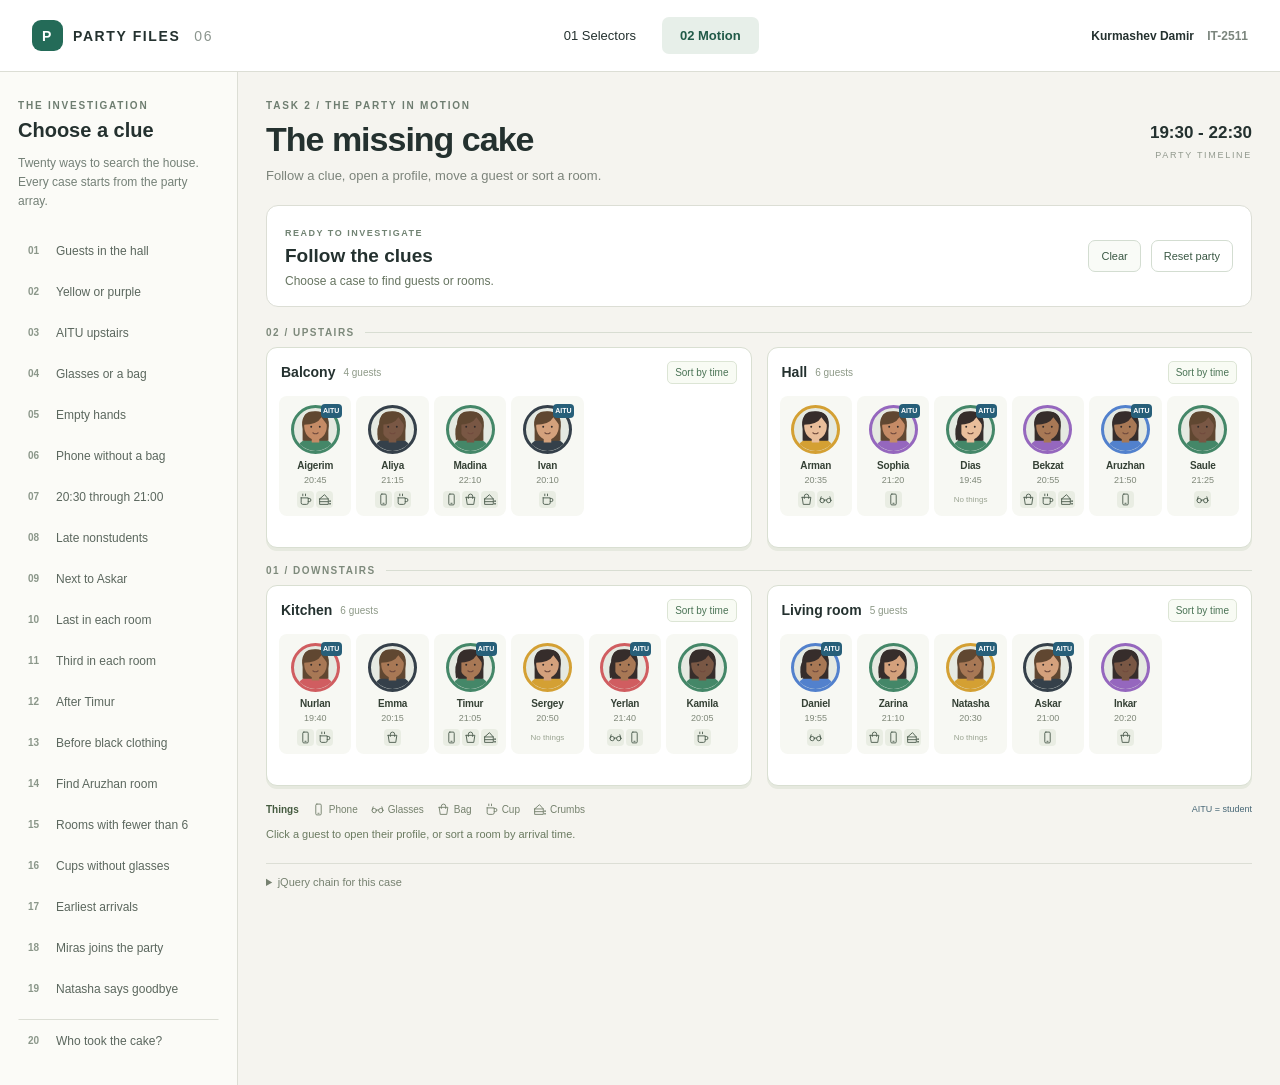
<file: index.html>
<!doctype html>
<html lang="en">
  <head>
    <meta charset="utf-8" />
    <meta name="viewport" content="width=device-width, initial-scale=1" />
    <title>Task 2 | The missing cake</title>
    <link rel="icon" href="data:," />
    <link rel="stylesheet" href="Task2/styles.css" />
    <script defer src="vendor/jquery-3.7.1.js"></script>
    <script defer src="Task2/data.js"></script>
    <script defer src="Task2/app.js"></script>
    <script defer src="Task2/motion.js"></script>
  </head>
  <body>
    <header class="topbar">
      <a class="brand" href="index.html">
        <span class="brand-icon">P</span>
        PARTY FILES
        <span class="version">06</span>
      </a>
      <nav aria-label="Tasks">
        <a href="Task1/index.html">01 Selectors</a>
        <a class="current" href="Task2/index.html">02 Motion</a>
      </nav>
      <span class="author">
        Kurmashev Damir
        <span>IT-2511</span>
      </span>
    </header>
    <div class="layout">
      <aside class="sidebar">
        <p class="eyebrow">THE INVESTIGATION</p>
        <h2>Choose a clue</h2>
        <p class="aside-intro">
          Twenty ways to search the house. Every case starts from the party array.
        </p>
        <div id="case-list" aria-label="Investigation cases"></div>
      </aside>
      <main class="workspace">
        <div class="intro">
          <div>
            <p class="eyebrow">TASK 2 / THE PARTY IN MOTION</p>
            <h1>The missing cake</h1>
            <p>Follow a clue, open a profile, move a guest or sort a room.</p>
          </div>
          <div class="party-time">
            <strong>19:30 - 22:30</strong>
            <span>PARTY TIMELINE</span>
          </div>
        </div>
        <section class="result" aria-live="polite" aria-atomic="true">
          <div>
            <span id="result-label">READY TO INVESTIGATE</span>
            <h2 id="result-title">Follow the clues</h2>
            <p id="result-names">Choose a case to find guests or rooms.</p>
          </div>
          <button id="clear" type="button">Clear</button>
          <button id="reset" type="button">Reset party</button>
        </section>
        <div id="house" aria-label="Party house"></div>
        <div class="legend">
          <strong>Things</strong>
          <span data-icon="phone">Phone</span>
          <span data-icon="glasses">Glasses</span>
          <span data-icon="bag">Bag</span>
          <span data-icon="cup">Cup</span>
          <span data-icon="crumbs">Crumbs</span>
          <span class="badge-key">AITU = student</span>
        </div>
        <details class="chain-panel">
          <summary>jQuery chain for this case</summary>
          <pre id="chain-code">Select a case to see its DOM query.</pre>
        </details>
      </main>
    </div>
  </body>
</html>
</file>
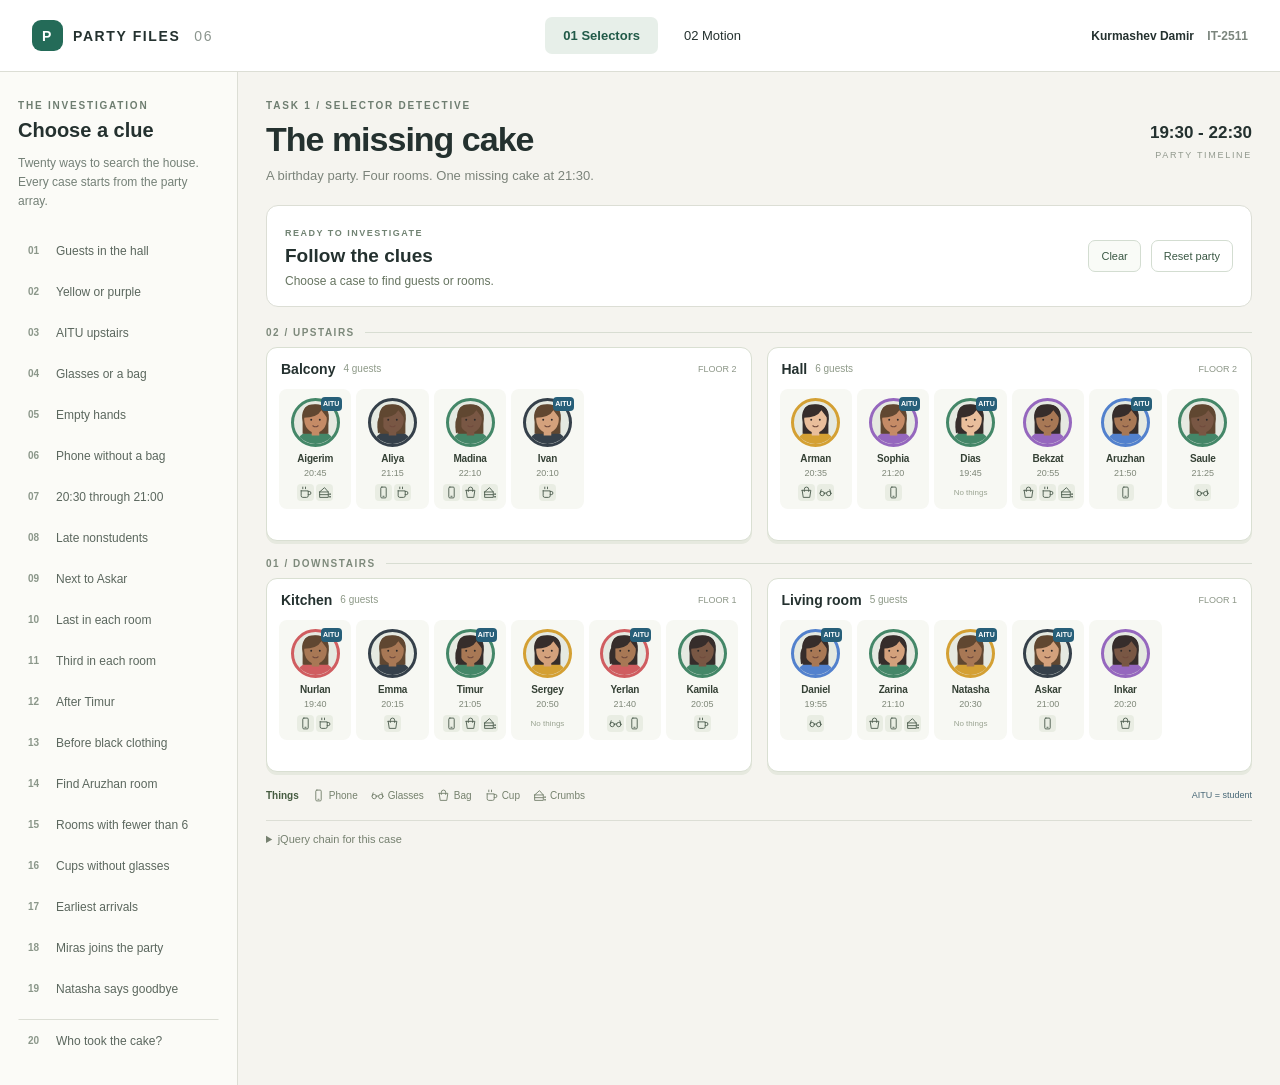
<file: Task1/index.html>
<!doctype html>
<html lang="en">
  <head>
    <meta charset="utf-8" />
    <meta name="viewport" content="width=device-width, initial-scale=1" />
    <title>Task 1 | The missing cake</title>
    <link rel="icon" href="data:," />
    <link rel="stylesheet" href="styles.css" />
    <script defer src="../vendor/jquery-3.7.1.js"></script>
    <script defer src="data.js"></script>
    <script defer src="app.js"></script>
  </head>
  <body>
    <header class="topbar">
      <a class="brand" href="index.html">
        <span class="brand-icon">P</span>
        PARTY FILES
        <span class="version">06</span>
      </a>
      <nav aria-label="Tasks">
        <a class="current" href="../Task1/index.html">01 Selectors</a>
        <a href="../Task2/index.html">02 Motion</a>
      </nav>
      <span class="author">
        Kurmashev Damir
        <span>IT-2511</span>
      </span>
    </header>
    <div class="layout">
      <aside class="sidebar">
        <p class="eyebrow">THE INVESTIGATION</p>
        <h2>Choose a clue</h2>
        <p class="aside-intro">
          Twenty ways to search the house. Every case starts from the party array.
        </p>
        <div id="case-list" aria-label="Investigation cases"></div>
      </aside>
      <main class="workspace">
        <div class="intro">
          <div>
            <p class="eyebrow">TASK 1 / SELECTOR DETECTIVE</p>
            <h1>The missing cake</h1>
            <p>A birthday party. Four rooms. One missing cake at 21:30.</p>
          </div>
          <div class="party-time">
            <strong>19:30 - 22:30</strong>
            <span>PARTY TIMELINE</span>
          </div>
        </div>
        <section class="result" aria-live="polite" aria-atomic="true">
          <div>
            <span id="result-label">READY TO INVESTIGATE</span>
            <h2 id="result-title">Follow the clues</h2>
            <p id="result-names">Choose a case to find guests or rooms.</p>
          </div>
          <button id="clear" type="button">Clear</button>
          <button id="reset" type="button">Reset party</button>
        </section>
        <div id="house" aria-label="Party house"></div>
        <div class="legend">
          <strong>Things</strong>
          <span data-icon="phone">Phone</span>
          <span data-icon="glasses">Glasses</span>
          <span data-icon="bag">Bag</span>
          <span data-icon="cup">Cup</span>
          <span data-icon="crumbs">Crumbs</span>
          <span class="badge-key">AITU = student</span>
        </div>
        <details class="chain-panel">
          <summary>jQuery chain for this case</summary>
          <pre id="chain-code">Select a case to see its DOM query.</pre>
        </details>
      </main>
    </div>
  </body>
</html>
</file>
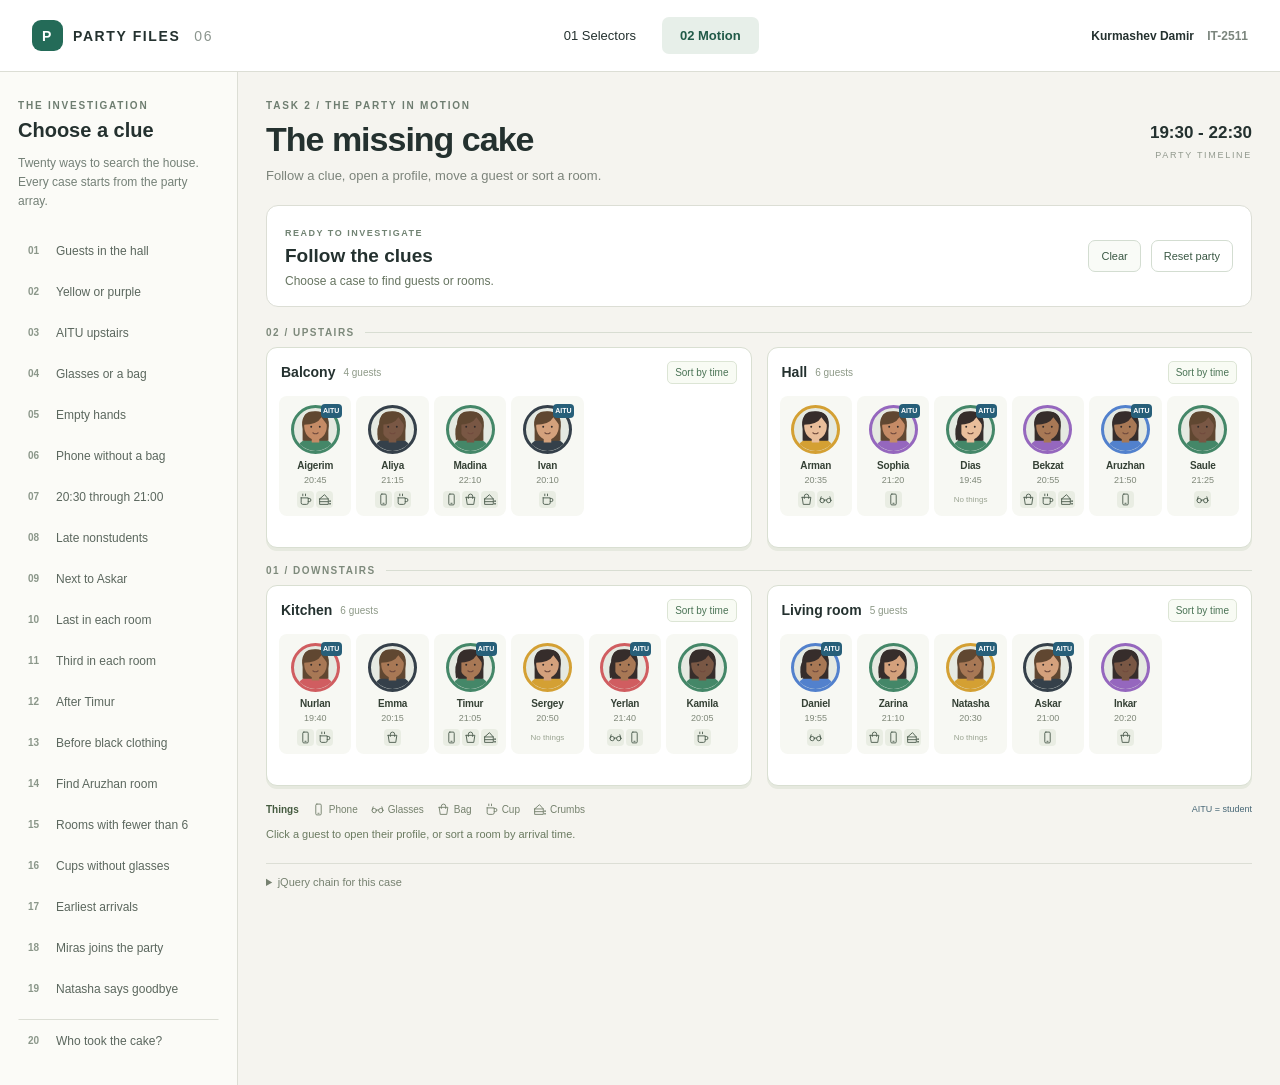
<file: Task2/index.html>
<!doctype html>
<html lang="en">
  <head>
    <meta charset="utf-8" />
    <meta name="viewport" content="width=device-width, initial-scale=1" />
    <title>Task 2 | The missing cake</title>
    <link rel="icon" href="data:," />
    <link rel="stylesheet" href="styles.css" />
    <script defer src="../vendor/jquery-3.7.1.js"></script>
    <script defer src="data.js"></script>
    <script defer src="app.js"></script>
    <script defer src="motion.js"></script>
  </head>
  <body>
    <header class="topbar">
      <a class="brand" href="index.html">
        <span class="brand-icon">P</span>
        PARTY FILES
        <span class="version">06</span>
      </a>
      <nav aria-label="Tasks">
        <a href="../Task1/index.html">01 Selectors</a>
        <a class="current" href="../Task2/index.html">02 Motion</a>
      </nav>
      <span class="author">
        Kurmashev Damir
        <span>IT-2511</span>
      </span>
    </header>
    <div class="layout">
      <aside class="sidebar">
        <p class="eyebrow">THE INVESTIGATION</p>
        <h2>Choose a clue</h2>
        <p class="aside-intro">
          Twenty ways to search the house. Every case starts from the party array.
        </p>
        <div id="case-list" aria-label="Investigation cases"></div>
      </aside>
      <main class="workspace">
        <div class="intro">
          <div>
            <p class="eyebrow">TASK 2 / THE PARTY IN MOTION</p>
            <h1>The missing cake</h1>
            <p>Follow a clue, open a profile, move a guest or sort a room.</p>
          </div>
          <div class="party-time">
            <strong>19:30 - 22:30</strong>
            <span>PARTY TIMELINE</span>
          </div>
        </div>
        <section class="result" aria-live="polite" aria-atomic="true">
          <div>
            <span id="result-label">READY TO INVESTIGATE</span>
            <h2 id="result-title">Follow the clues</h2>
            <p id="result-names">Choose a case to find guests or rooms.</p>
          </div>
          <button id="clear" type="button">Clear</button>
          <button id="reset" type="button">Reset party</button>
        </section>
        <div id="house" aria-label="Party house"></div>
        <div class="legend">
          <strong>Things</strong>
          <span data-icon="phone">Phone</span>
          <span data-icon="glasses">Glasses</span>
          <span data-icon="bag">Bag</span>
          <span data-icon="cup">Cup</span>
          <span data-icon="crumbs">Crumbs</span>
          <span class="badge-key">AITU = student</span>
        </div>
        <details class="chain-panel">
          <summary>jQuery chain for this case</summary>
          <pre id="chain-code">Select a case to see its DOM query.</pre>
        </details>
      </main>
    </div>
  </body>
</html>
</file>
<file: Task2/styles.css>
:root {
  font-family:
    Segoe UI,
    Arial,
    sans-serif;
  color: #24312f;
  background: #f5f4ef;
  font-synthesis: none;
  --green: #246b58;
  --line: #dcded5;
}
* {
  box-sizing: border-box;
}
body {
  margin: 0;
}
button,
a {
  -webkit-tap-highlight-color: transparent;
}
button {
  font: inherit;
  cursor: pointer;
}
a {
  color: inherit;
  text-decoration: none;
}
button:focus-visible,
a:focus-visible,
summary:focus-visible {
  outline: 3px solid #d89e2a;
  outline-offset: 3px;
}
.topbar {
  height: 72px;
  background: #fff;
  border-bottom: 1px solid var(--line);
  display: flex;
  align-items: center;
  justify-content: space-between;
  padding: 0 32px;
  gap: 24px;
}
.brand {
  display: flex;
  align-items: center;
  gap: 10px;
  font-size: 14px;
  font-weight: 800;
  letter-spacing: 1.6px;
}
.brand-icon {
  background: var(--green);
  color: white;
  width: 31px;
  height: 31px;
  display: grid;
  place-items: center;
  border-radius: 9px;
}
.version {
  font-weight: 500;
  color: #8b958e;
  margin-left: 4px;
}
.topbar nav {
  display: flex;
  gap: 8px;
}
.topbar nav a {
  padding: 11px 18px;
  font-size: 13px;
  border-radius: 7px;
}
.topbar nav a.current {
  background: #e7efe9;
  color: #215a48;
  font-weight: 700;
}
.author {
  font-size: 12px;
  font-weight: 600;
}
.author span {
  color: #7b857d;
  margin-left: 10px;
}
.layout {
  display: grid;
  grid-template-columns: 238px minmax(0, 1fr);
  max-width: 1920px;
  margin: auto;
}
.sidebar {
  padding: 28px 18px;
  background: #fbfbf7;
  border-right: 1px solid var(--line);
}
.eyebrow {
  font-size: 10px;
  font-weight: 800;
  letter-spacing: 1.8px;
  color: #6e7d70;
  margin: 0 0 8px;
}
h1 {
  font-size: 34px;
  line-height: 1.2;
  letter-spacing: -1px;
  margin: 0 0 8px;
}
h2 {
  margin: 0;
  font-size: 20px;
}
.aside-intro {
  font-size: 12px;
  line-height: 1.6;
  color: #748077;
  margin: 12px 0 21px;
}
#case-list {
  display: grid;
  gap: 5px;
}
.case-button {
  border: 1px solid transparent;
  background: transparent;
  text-align: left;
  display: flex;
  gap: 10px;
  align-items: center;
  padding: 8px 9px;
  min-height: 36px;
  border-radius: 7px;
  color: #5b675e;
  font-size: 12px;
}
.case-button .number {
  font-size: 10px;
  font-weight: 700;
  color: #8b978a;
  min-width: 18px;
}
.case-button:hover {
  background: #edf0e8;
}
.case-button.active {
  background: #e5eee5;
  border-color: #b6cdb8;
  color: #1b593e;
  font-weight: 700;
}
.case-button.active .number {
  color: #1b593e;
}
.case-button:last-child {
  margin-top: 7px;
  border-top: 1px solid var(--line);
  border-radius: 0;
  padding-top: 14px;
}
.workspace {
  padding: 28px 28px 32px;
  min-width: 0;
}
.intro {
  display: flex;
  justify-content: space-between;
  gap: 18px;
  align-items: center;
  margin-bottom: 22px;
}
.intro > div > p:last-child {
  font-size: 13px;
  color: #7b837a;
  margin: 0;
}
.party-time {
  text-align: right;
  white-space: nowrap;
}
.party-time strong {
  font-size: 17px;
  font-weight: 600;
}
.party-time span {
  display: block;
  font-size: 9px;
  color: #92998e;
  letter-spacing: 1.7px;
  margin-top: 7px;
}
.result {
  background: #fff;
  border: 1px solid var(--line);
  border-radius: 12px;
  padding: 16px 18px;
  display: flex;
  align-items: center;
  gap: 10px;
  min-height: 102px;
  margin-bottom: 20px;
}
.result > div {
  flex: 1;
  min-width: 0;
}
.result #result-label {
  font-size: 9px;
  letter-spacing: 1.5px;
  color: #718373;
  font-weight: 800;
}
.result h2 {
  font-size: 19px;
  margin-top: 5px;
}
.result p {
  font-size: 12px;
  line-height: 1.5;
  margin: 5px 0 0;
  color: #667460;
}
.result button {
  border: 1px solid #d3ddd1;
  background: #f9fbf7;
  border-radius: 7px;
  padding: 9px 12px;
  font-size: 11px;
  color: #3a5844;
}
.result #reset {
  background: #fff;
}
.floor {
  margin-bottom: 17px;
}
.floor-label {
  display: flex;
  align-items: center;
  gap: 10px;
  font-size: 10px;
  font-weight: 800;
  letter-spacing: 1.5px;
  color: #7d897b;
  margin-bottom: 9px;
}
.floor-label:after {
  content: '';
  height: 1px;
  background: #d8ddd2;
  flex: 1;
}
.rooms {
  display: grid;
  grid-template-columns: 1fr 1fr;
  gap: 15px;
}
.room {
  background: #fff;
  border: 1px solid #d9dfd2;
  border-radius: 11px;
  padding: 13px 12px 15px;
  min-width: 0;
  box-shadow: 0 3px 0 #e6e9df;
}
.room.is-room-match {
  outline: 3px solid #659c75;
  background: #f0f8ed;
}
.room-header {
  display: flex;
  align-items: center;
  justify-content: space-between;
  margin: 0 2px 12px;
  gap: 8px;
}
.room h3 {
  font-size: 14px;
  margin: 0;
  display: flex;
  align-items: center;
  gap: 8px;
}
.room-count {
  color: #8d9987;
  font-size: 10px;
  font-weight: 400;
}
.room-floor {
  font-size: 9px;
  color: #8c9687;
}
.sort-button {
  font-size: 10px;
  color: #4a7355;
  border: 1px solid #dce5d5;
  border-radius: 5px;
  background: #f8fbf4;
  padding: 5px 7px;
}
.guests {
  display: grid;
  grid-template-columns: repeat(6, minmax(0, 1fr));
  gap: 5px;
  min-height: 136px;
  align-content: start;
}
.guest {
  position: relative;
  background: #f7f8f3;
  border: 1px solid transparent;
  border-radius: 8px;
  min-width: 0;
  text-align: center;
  padding: 8px 2px 7px;
  top: 0;
  left: 0;
  color: #354135;
  font-family: inherit;
  cursor: default;
  overflow: visible;
}
.motion .guest {
  cursor: pointer;
}
.guest.is-match {
  background: #e3f0d8;
  border-color: #7fa86c;
  box-shadow: 0 0 0 1px #96b684;
}
.avatar {
  height: 49px;
  width: 49px;
  max-width: 100%;
  margin: 0 auto 6px;
  position: relative;
  border: 3px solid var(--clothing);
  border-radius: 50%;
  background: #e5e9e1;
  display: block;
}
.avatar svg {
  display: block;
  width: 100%;
  height: 100%;
  border-radius: 50%;
}
.aitu-badge {
  position: absolute;
  right: -5px;
  top: -4px;
  background: #275f79;
  color: #fff;
  font-size: 7px;
  line-height: 14px;
  font-weight: 700;
  width: 21px;
  height: 14px;
  border-radius: 4px;
  letter-spacing: 0;
}
.guest-name {
  display: block;
  font-size: 10px;
  letter-spacing: -0.2px;
  white-space: nowrap;
  font-weight: 700;
}
.guest-time {
  font-size: 9px;
  display: block;
  color: #7e8778;
  margin: 4px 0 6px;
}
.things {
  display: flex;
  gap: 2px;
  justify-content: center;
  min-height: 17px;
}
.thing {
  width: 17px;
  height: 17px;
  display: inline-grid;
  place-items: center;
  background: #e9ede3;
  border-radius: 4px;
  color: #4e5e50;
}
.thing svg,
.legend svg {
  width: 13px;
  height: 13px;
  fill: none;
  stroke: currentColor;
  stroke-width: 1.7;
  stroke-linecap: round;
  stroke-linejoin: round;
}
.no-things {
  font-size: 8px;
  color: #9ba492;
  line-height: 17px;
}
.legend {
  display: flex;
  flex-wrap: wrap;
  align-items: center;
  gap: 13px;
  font-size: 10px;
  color: #75816d;
  margin-top: 3px;
}
.legend strong {
  color: #455b40;
}
.legend > span {
  display: inline-flex;
  align-items: center;
  gap: 4px;
}
.legend .badge-key {
  margin-left: auto;
  color: #476776;
  font-size: 9px;
}
.chain-panel {
  margin-top: 18px;
  border-top: 1px solid var(--line);
  padding-top: 12px;
  color: #768170;
  font-size: 11px;
}
.chain-panel summary {
  cursor: pointer;
}
.chain-panel pre {
  white-space: pre-wrap;
  overflow-wrap: anywhere;
  color: #304535;
  font:
    11px/1.6 Consolas,
    monospace;
  background: #ebeee5;
  padding: 12px;
  border-radius: 6px;
}
.red {
  --clothing: #d05d60;
}
.blue {
  --clothing: #5281cd;
}
.green {
  --clothing: #448768;
}
.black {
  --clothing: #35404a;
}
.yellow {
  --clothing: #d4a033;
}
.purple {
  --clothing: #9567be;
}
.detail-shade {
  position: fixed;
  inset: 0;
  background: rgba(26, 40, 33, 0.35);
  z-index: 30;
}
.detail-card {
  position: fixed;
  z-index: 31;
  background: #fff;
  border: 1px solid #cad7c8;
  border-radius: 16px;
  box-shadow: 0 20px 70px #1c382c35;
  padding: 23px;
  overflow: hidden;
}
.detail-content {
  width: 290px;
}
.detail-kicker {
  color: #6d7f68;
  font-size: 9px;
  font-weight: 700;
  letter-spacing: 1.5px;
}
.detail-card h2 {
  font-size: 25px;
  margin: 8px 0 14px;
}
.detail-card p {
  font-size: 13px;
  margin: 9px 0;
  color: #667260;
}
.detail-card .move-title {
  font-size: 10px;
  font-weight: 700;
  letter-spacing: 1px;
  margin: 19px 0 9px;
  color: #56724d;
}
.move-buttons {
  display: grid;
  gap: 7px;
}
.move-buttons button {
  border: 1px solid #cfdcc7;
  color: #38603b;
  background: #f1f7eb;
  border-radius: 6px;
  font-size: 12px;
  padding: 10px;
  text-align: left;
}
.detail-close {
  float: right;
  border: 0;
  background: #edf2e8;
  border-radius: 5px;
  font-size: 16px;
  width: 27px;
  height: 27px;
  color: #53604d;
}
.flight {
  position: absolute;
  z-index: 40;
  pointer-events: none;
  margin: 0;
}
.move-slot {
  min-width: 0;
  border-radius: 8px;
  background: #e7f0df;
  overflow: hidden;
}
.motion-status {
  font-size: 11px;
  color: #6a7a60;
  margin-top: 12px;
  min-height: 17px;
}
@media (min-width: 1550px) {
  .workspace {
    padding-left: 38px;
    padding-right: 38px;
  }
  .guest {
    padding-top: 10px;
  }
  .avatar {
    width: 57px;
    height: 57px;
  }
  .guest-name {
    font-size: 12px;
  }
  .guest-time {
    font-size: 10px;
  }
  .guests {
    min-height: 148px;
    gap: 7px;
  }
  .room {
    padding: 16px;
  }
  .room h3 {
    font-size: 16px;
  }
}
@media (max-width: 1100px) {
  .layout {
    grid-template-columns: 190px minmax(0, 1fr);
  }
  .workspace {
    padding: 22px 18px;
  }
  .sidebar {
    padding-left: 12px;
    padding-right: 12px;
  }
  .rooms {
    grid-template-columns: 1fr;
  }
  .guest-name {
    font-size: 12px;
  }
  .avatar {
    width: 55px;
    height: 55px;
  }
  .guests {
    min-height: 144px;
  }
  .room {
    padding: 14px;
  }
  .party-time {
    display: none;
  }
}
@media (max-width: 650px) {
  .topbar {
    padding: 0 14px;
    height: auto;
    min-height: 68px;
    flex-wrap: wrap;
    gap: 12px;
  }
  .author {
    display: none;
  }
  .brand {
    font-size: 11px;
  }
  .topbar nav a {
    padding: 10px;
    font-size: 11px;
  }
  .layout {
    display: flex;
    flex-direction: column;
  }
  .sidebar {
    padding: 18px;
    border-right: 0;
    border-bottom: 1px solid var(--line);
  }
  .sidebar h2 {
    font-size: 18px;
  }
  .aside-intro {
    margin: 7px 0 12px;
  }
  #case-list {
    grid-template-columns: 1fr 1fr;
    gap: 3px;
  }
  .case-button {
    font-size: 11px;
    padding: 5px;
  }
  .case-button:last-child {
    margin: 0;
    padding-top: 5px;
    border-top: 0;
  }
  .workspace {
    padding: 20px 12px;
  }
  h1 {
    font-size: 29px;
  }
  .guests {
    grid-template-columns: repeat(3, minmax(0, 1fr));
    gap: 8px;
  }
  .guest-name {
    font-size: 13px;
  }
  .guest-time {
    font-size: 10px;
  }
  .guest {
    padding: 10px 3px;
  }
  .avatar {
    width: 60px;
    height: 60px;
  }
  .result {
    padding: 14px 12px;
    flex-wrap: wrap;
  }
  .result > div {
    flex-basis: 100%;
  }
  .legend {
    gap: 10px;
  }
  .legend .badge-key {
    margin-left: 0;
  }
  .detail-card {
    padding: 18px;
  }
  .detail-content {
    width: 260px;
  }
}
</file>
<file: Task1/styles.css>
:root {
  font-family:
    Segoe UI,
    Arial,
    sans-serif;
  color: #24312f;
  background: #f5f4ef;
  font-synthesis: none;
  --green: #246b58;
  --line: #dcded5;
}
* {
  box-sizing: border-box;
}
body {
  margin: 0;
}
button,
a {
  -webkit-tap-highlight-color: transparent;
}
button {
  font: inherit;
  cursor: pointer;
}
a {
  color: inherit;
  text-decoration: none;
}
button:focus-visible,
a:focus-visible,
summary:focus-visible {
  outline: 3px solid #d89e2a;
  outline-offset: 3px;
}
.topbar {
  height: 72px;
  background: #fff;
  border-bottom: 1px solid var(--line);
  display: flex;
  align-items: center;
  justify-content: space-between;
  padding: 0 32px;
  gap: 24px;
}
.brand {
  display: flex;
  align-items: center;
  gap: 10px;
  font-size: 14px;
  font-weight: 800;
  letter-spacing: 1.6px;
}
.brand-icon {
  background: var(--green);
  color: white;
  width: 31px;
  height: 31px;
  display: grid;
  place-items: center;
  border-radius: 9px;
}
.version {
  font-weight: 500;
  color: #8b958e;
  margin-left: 4px;
}
.topbar nav {
  display: flex;
  gap: 8px;
}
.topbar nav a {
  padding: 11px 18px;
  font-size: 13px;
  border-radius: 7px;
}
.topbar nav a.current {
  background: #e7efe9;
  color: #215a48;
  font-weight: 700;
}
.author {
  font-size: 12px;
  font-weight: 600;
}
.author span {
  color: #7b857d;
  margin-left: 10px;
}
.layout {
  display: grid;
  grid-template-columns: 238px minmax(0, 1fr);
  max-width: 1920px;
  margin: auto;
}
.sidebar {
  padding: 28px 18px;
  background: #fbfbf7;
  border-right: 1px solid var(--line);
}
.eyebrow {
  font-size: 10px;
  font-weight: 800;
  letter-spacing: 1.8px;
  color: #6e7d70;
  margin: 0 0 8px;
}
h1 {
  font-size: 34px;
  line-height: 1.2;
  letter-spacing: -1px;
  margin: 0 0 8px;
}
h2 {
  margin: 0;
  font-size: 20px;
}
.aside-intro {
  font-size: 12px;
  line-height: 1.6;
  color: #748077;
  margin: 12px 0 21px;
}
#case-list {
  display: grid;
  gap: 5px;
}
.case-button {
  border: 1px solid transparent;
  background: transparent;
  text-align: left;
  display: flex;
  gap: 10px;
  align-items: center;
  padding: 8px 9px;
  min-height: 36px;
  border-radius: 7px;
  color: #5b675e;
  font-size: 12px;
}
.case-button .number {
  font-size: 10px;
  font-weight: 700;
  color: #8b978a;
  min-width: 18px;
}
.case-button:hover {
  background: #edf0e8;
}
.case-button.active {
  background: #e5eee5;
  border-color: #b6cdb8;
  color: #1b593e;
  font-weight: 700;
}
.case-button.active .number {
  color: #1b593e;
}
.case-button:last-child {
  margin-top: 7px;
  border-top: 1px solid var(--line);
  border-radius: 0;
  padding-top: 14px;
}
.workspace {
  padding: 28px 28px 32px;
  min-width: 0;
}
.intro {
  display: flex;
  justify-content: space-between;
  gap: 18px;
  align-items: center;
  margin-bottom: 22px;
}
.intro > div > p:last-child {
  font-size: 13px;
  color: #7b837a;
  margin: 0;
}
.party-time {
  text-align: right;
  white-space: nowrap;
}
.party-time strong {
  font-size: 17px;
  font-weight: 600;
}
.party-time span {
  display: block;
  font-size: 9px;
  color: #92998e;
  letter-spacing: 1.7px;
  margin-top: 7px;
}
.result {
  background: #fff;
  border: 1px solid var(--line);
  border-radius: 12px;
  padding: 16px 18px;
  display: flex;
  align-items: center;
  gap: 10px;
  min-height: 102px;
  margin-bottom: 20px;
}
.result > div {
  flex: 1;
  min-width: 0;
}
.result #result-label {
  font-size: 9px;
  letter-spacing: 1.5px;
  color: #718373;
  font-weight: 800;
}
.result h2 {
  font-size: 19px;
  margin-top: 5px;
}
.result p {
  font-size: 12px;
  line-height: 1.5;
  margin: 5px 0 0;
  color: #667460;
}
.result button {
  border: 1px solid #d3ddd1;
  background: #f9fbf7;
  border-radius: 7px;
  padding: 9px 12px;
  font-size: 11px;
  color: #3a5844;
}
.result #reset {
  background: #fff;
}
.floor {
  margin-bottom: 17px;
}
.floor-label {
  display: flex;
  align-items: center;
  gap: 10px;
  font-size: 10px;
  font-weight: 800;
  letter-spacing: 1.5px;
  color: #7d897b;
  margin-bottom: 9px;
}
.floor-label:after {
  content: '';
  height: 1px;
  background: #d8ddd2;
  flex: 1;
}
.rooms {
  display: grid;
  grid-template-columns: 1fr 1fr;
  gap: 15px;
}
.room {
  background: #fff;
  border: 1px solid #d9dfd2;
  border-radius: 11px;
  padding: 13px 12px 15px;
  min-width: 0;
  box-shadow: 0 3px 0 #e6e9df;
}
.room.is-room-match {
  outline: 3px solid #659c75;
  background: #f0f8ed;
}
.room-header {
  display: flex;
  align-items: center;
  justify-content: space-between;
  margin: 0 2px 12px;
  gap: 8px;
}
.room h3 {
  font-size: 14px;
  margin: 0;
  display: flex;
  align-items: center;
  gap: 8px;
}
.room-count {
  color: #8d9987;
  font-size: 10px;
  font-weight: 400;
}
.room-floor {
  font-size: 9px;
  color: #8c9687;
}
.sort-button {
  font-size: 10px;
  color: #4a7355;
  border: 1px solid #dce5d5;
  border-radius: 5px;
  background: #f8fbf4;
  padding: 5px 7px;
}
.guests {
  display: grid;
  grid-template-columns: repeat(6, minmax(0, 1fr));
  gap: 5px;
  min-height: 136px;
  align-content: start;
}
.guest {
  position: relative;
  background: #f7f8f3;
  border: 1px solid transparent;
  border-radius: 8px;
  min-width: 0;
  text-align: center;
  padding: 8px 2px 7px;
  top: 0;
  left: 0;
  color: #354135;
  font-family: inherit;
  cursor: default;
  overflow: visible;
}
.motion .guest {
  cursor: pointer;
}
.guest.is-match {
  background: #e3f0d8;
  border-color: #7fa86c;
  box-shadow: 0 0 0 1px #96b684;
}
.avatar {
  height: 49px;
  width: 49px;
  max-width: 100%;
  margin: 0 auto 6px;
  position: relative;
  border: 3px solid var(--clothing);
  border-radius: 50%;
  background: #e5e9e1;
  display: block;
}
.avatar svg {
  display: block;
  width: 100%;
  height: 100%;
  border-radius: 50%;
}
.aitu-badge {
  position: absolute;
  right: -5px;
  top: -4px;
  background: #275f79;
  color: #fff;
  font-size: 7px;
  line-height: 14px;
  font-weight: 700;
  width: 21px;
  height: 14px;
  border-radius: 4px;
  letter-spacing: 0;
}
.guest-name {
  display: block;
  font-size: 10px;
  letter-spacing: -0.2px;
  white-space: nowrap;
  font-weight: 700;
}
.guest-time {
  font-size: 9px;
  display: block;
  color: #7e8778;
  margin: 4px 0 6px;
}
.things {
  display: flex;
  gap: 2px;
  justify-content: center;
  min-height: 17px;
}
.thing {
  width: 17px;
  height: 17px;
  display: inline-grid;
  place-items: center;
  background: #e9ede3;
  border-radius: 4px;
  color: #4e5e50;
}
.thing svg,
.legend svg {
  width: 13px;
  height: 13px;
  fill: none;
  stroke: currentColor;
  stroke-width: 1.7;
  stroke-linecap: round;
  stroke-linejoin: round;
}
.no-things {
  font-size: 8px;
  color: #9ba492;
  line-height: 17px;
}
.legend {
  display: flex;
  flex-wrap: wrap;
  align-items: center;
  gap: 13px;
  font-size: 10px;
  color: #75816d;
  margin-top: 3px;
}
.legend strong {
  color: #455b40;
}
.legend > span {
  display: inline-flex;
  align-items: center;
  gap: 4px;
}
.legend .badge-key {
  margin-left: auto;
  color: #476776;
  font-size: 9px;
}
.chain-panel {
  margin-top: 18px;
  border-top: 1px solid var(--line);
  padding-top: 12px;
  color: #768170;
  font-size: 11px;
}
.chain-panel summary {
  cursor: pointer;
}
.chain-panel pre {
  white-space: pre-wrap;
  overflow-wrap: anywhere;
  color: #304535;
  font:
    11px/1.6 Consolas,
    monospace;
  background: #ebeee5;
  padding: 12px;
  border-radius: 6px;
}
.red {
  --clothing: #d05d60;
}
.blue {
  --clothing: #5281cd;
}
.green {
  --clothing: #448768;
}
.black {
  --clothing: #35404a;
}
.yellow {
  --clothing: #d4a033;
}
.purple {
  --clothing: #9567be;
}
.detail-shade {
  position: fixed;
  inset: 0;
  background: rgba(26, 40, 33, 0.35);
  z-index: 30;
}
.detail-card {
  position: fixed;
  z-index: 31;
  background: #fff;
  border: 1px solid #cad7c8;
  border-radius: 16px;
  box-shadow: 0 20px 70px #1c382c35;
  padding: 23px;
  overflow: hidden;
}
.detail-content {
  width: 290px;
}
.detail-kicker {
  color: #6d7f68;
  font-size: 9px;
  font-weight: 700;
  letter-spacing: 1.5px;
}
.detail-card h2 {
  font-size: 25px;
  margin: 8px 0 14px;
}
.detail-card p {
  font-size: 13px;
  margin: 9px 0;
  color: #667260;
}
.detail-card .move-title {
  font-size: 10px;
  font-weight: 700;
  letter-spacing: 1px;
  margin: 19px 0 9px;
  color: #56724d;
}
.move-buttons {
  display: grid;
  gap: 7px;
}
.move-buttons button {
  border: 1px solid #cfdcc7;
  color: #38603b;
  background: #f1f7eb;
  border-radius: 6px;
  font-size: 12px;
  padding: 10px;
  text-align: left;
}
.detail-close {
  float: right;
  border: 0;
  background: #edf2e8;
  border-radius: 5px;
  font-size: 16px;
  width: 27px;
  height: 27px;
  color: #53604d;
}
.flight {
  position: absolute;
  z-index: 40;
  pointer-events: none;
  margin: 0;
}
.move-slot {
  min-width: 0;
  border-radius: 8px;
  background: #e7f0df;
  overflow: hidden;
}
.motion-status {
  font-size: 11px;
  color: #6a7a60;
  margin-top: 12px;
  min-height: 17px;
}
@media (min-width: 1550px) {
  .workspace {
    padding-left: 38px;
    padding-right: 38px;
  }
  .guest {
    padding-top: 10px;
  }
  .avatar {
    width: 57px;
    height: 57px;
  }
  .guest-name {
    font-size: 12px;
  }
  .guest-time {
    font-size: 10px;
  }
  .guests {
    min-height: 148px;
    gap: 7px;
  }
  .room {
    padding: 16px;
  }
  .room h3 {
    font-size: 16px;
  }
}
@media (max-width: 1100px) {
  .layout {
    grid-template-columns: 190px minmax(0, 1fr);
  }
  .workspace {
    padding: 22px 18px;
  }
  .sidebar {
    padding-left: 12px;
    padding-right: 12px;
  }
  .rooms {
    grid-template-columns: 1fr;
  }
  .guest-name {
    font-size: 12px;
  }
  .avatar {
    width: 55px;
    height: 55px;
  }
  .guests {
    min-height: 144px;
  }
  .room {
    padding: 14px;
  }
  .party-time {
    display: none;
  }
}
@media (max-width: 650px) {
  .topbar {
    padding: 0 14px;
    height: auto;
    min-height: 68px;
    flex-wrap: wrap;
    gap: 12px;
  }
  .author {
    display: none;
  }
  .brand {
    font-size: 11px;
  }
  .topbar nav a {
    padding: 10px;
    font-size: 11px;
  }
  .layout {
    display: flex;
    flex-direction: column;
  }
  .sidebar {
    padding: 18px;
    border-right: 0;
    border-bottom: 1px solid var(--line);
  }
  .sidebar h2 {
    font-size: 18px;
  }
  .aside-intro {
    margin: 7px 0 12px;
  }
  #case-list {
    grid-template-columns: 1fr 1fr;
    gap: 3px;
  }
  .case-button {
    font-size: 11px;
    padding: 5px;
  }
  .case-button:last-child {
    margin: 0;
    padding-top: 5px;
    border-top: 0;
  }
  .workspace {
    padding: 20px 12px;
  }
  h1 {
    font-size: 29px;
  }
  .guests {
    grid-template-columns: repeat(3, minmax(0, 1fr));
    gap: 8px;
  }
  .guest-name {
    font-size: 13px;
  }
  .guest-time {
    font-size: 10px;
  }
  .guest {
    padding: 10px 3px;
  }
  .avatar {
    width: 60px;
    height: 60px;
  }
  .result {
    padding: 14px 12px;
    flex-wrap: wrap;
  }
  .result > div {
    flex-basis: 100%;
  }
  .legend {
    gap: 10px;
  }
  .legend .badge-key {
    margin-left: 0;
  }
  .detail-card {
    padding: 18px;
  }
  .detail-content {
    width: 260px;
  }
}
</file>
